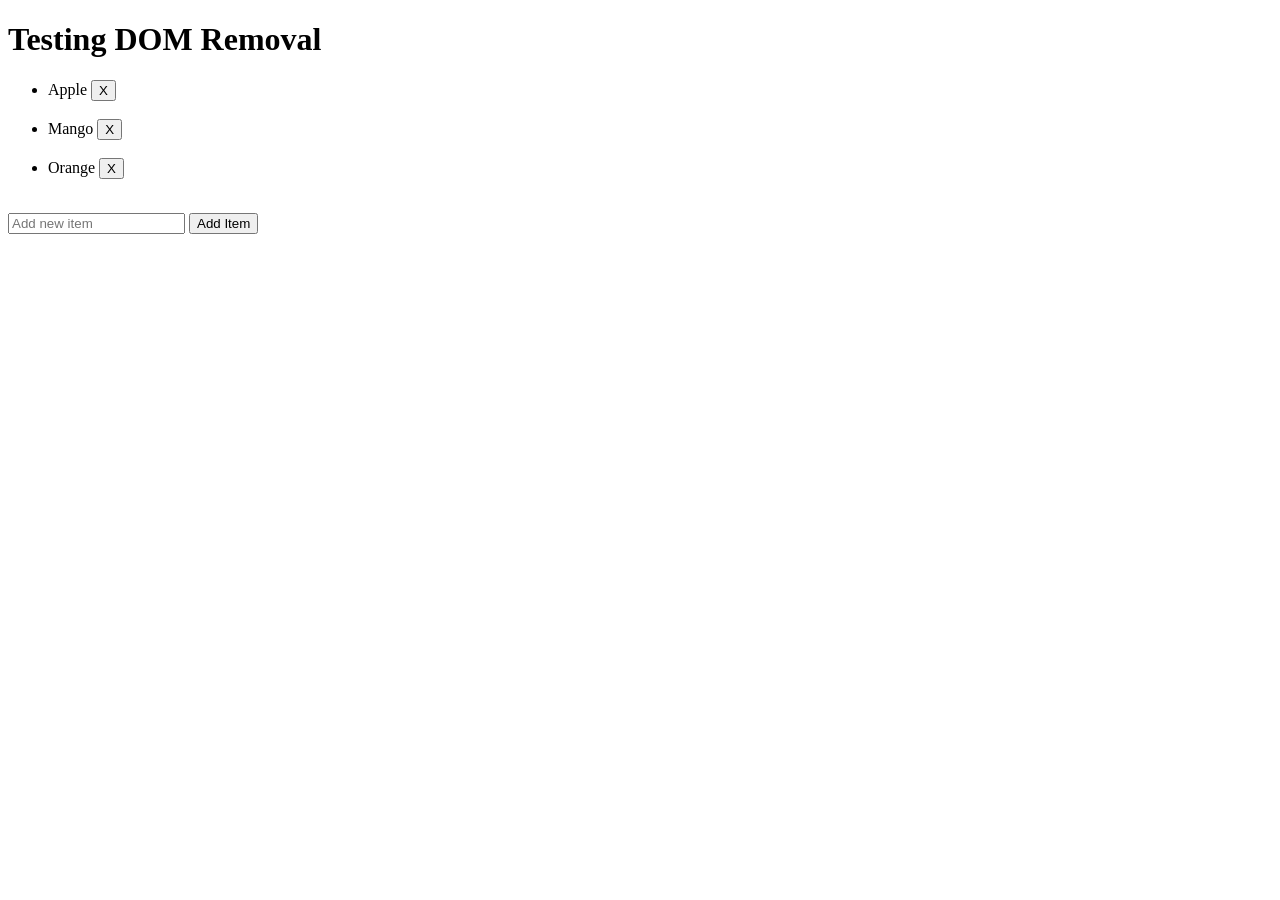
<file: dom-removal/index.html>
<!DOCTYPE html>
<html lang="en">
<head>
    <meta charset="UTF-8">
    <meta name="viewport" content="width=device-width, initial-scale=1.0">
    <title>Document</title>
</head>
<body>
    
    <h1>Testing DOM Removal</h1>
    <ul>
        <li>Apple <button>X</button></li> <br>
        <li>Mango <button>X</button></li> <br>
        <li>Orange <button>X</button></li> <br>
    </ul>

    <!-- New elements will be added here -->
    <input type="text" id="new-item" placeholder="Add new item">
    <button id="add-button">Add Item</button>
    <ul id="new-elements"></ul>

    <script src="app.js" defer></script>
</body>
</html>
</file>
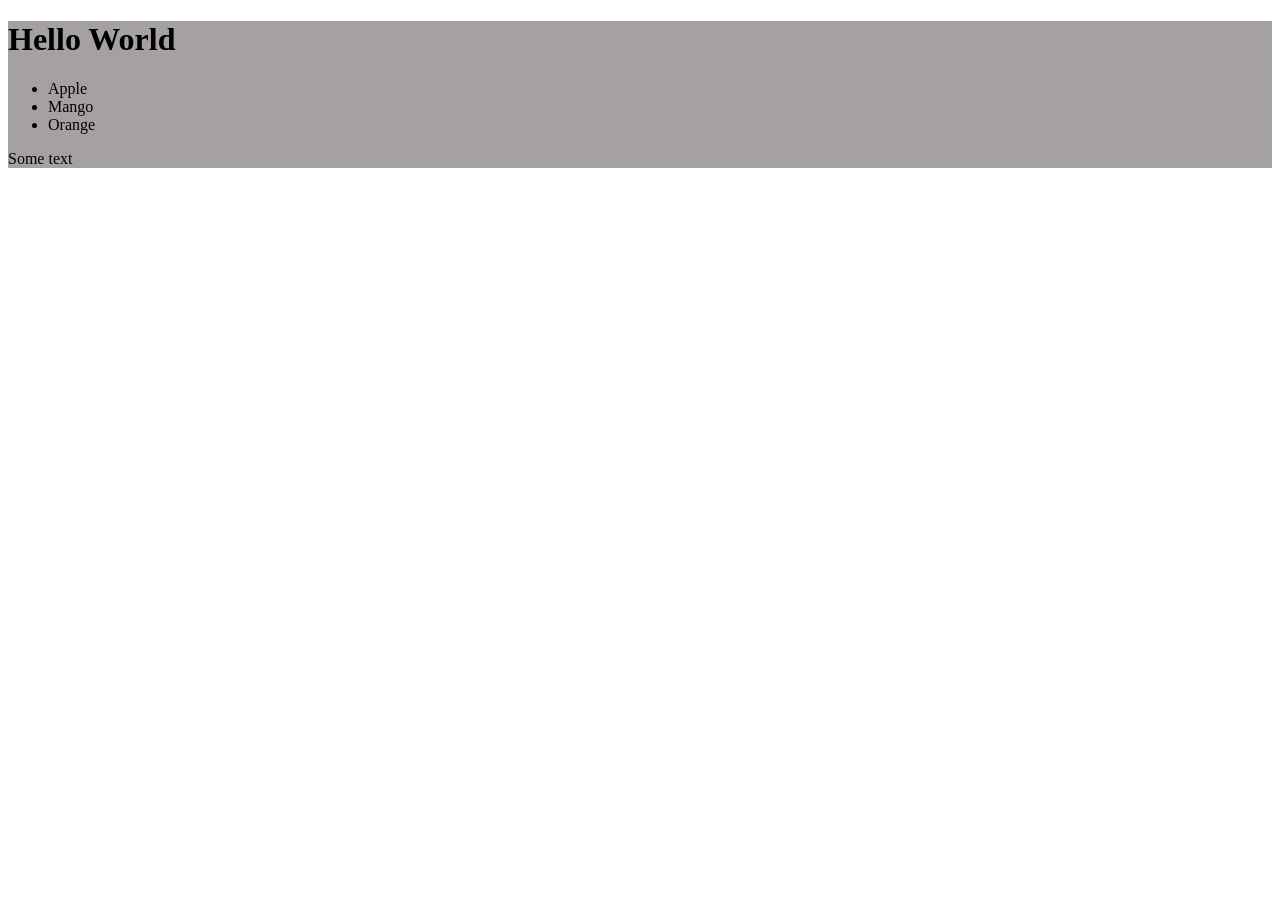
<file: domtrav-js/index.html>
<!DOCTYPE html>
<html lang="en">
<head>
    <meta charset="UTF-8">
    <meta name="viewport" content="width=device-width, initial-scale=1.0">
    <title>Document</title>
    <script src="app.js" defer></script>
</head>
<body>
    <div id="container">
        <h1>Hello World</h1>
        <ul>
            <li>Apple</li>
            <li>Mango</li>
            <li>Orange</li>
        </ul>
        <p>Some text</p>
    </div>
    
</body>
</html>
</file>
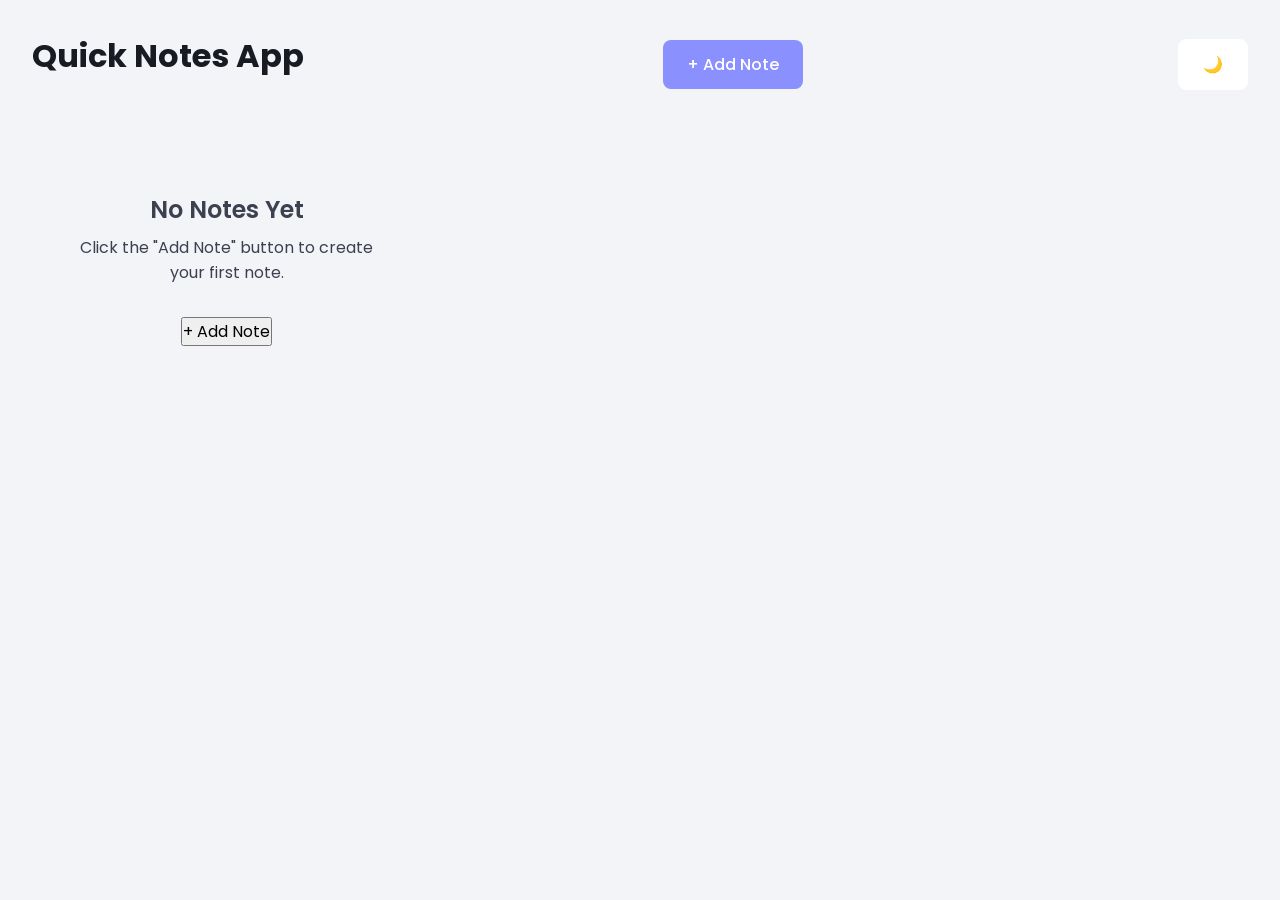
<file: note-maker/index.html>
<!DOCTYPE html>
<html lang="en">
<head>
    <meta charset="UTF-8">
    <meta name="viewport" content="width=device-width, initial-scale=1.0">
    <title>Quick Notes App</title>
    <link rel="stylesheet" href="style.css">
    <script src="app.js" defer></script>
</head>
<body>
    <header>
        <h1>Quick Notes App</h1>
        <button class="add-note-btn" onclick="openNoteDialog()">+ Add Note</button>
        <button id="themeToggleBtn" class="theme-toggle-btn">🌙</button>
    </header>
    <main id="notesContainer" class="notes-grid">

    </main>
    <dialog class="notesDialog" id="noteDialog">
        <div class="dialog-content">
            <div class="dialog-header">
                <h2 class="dialog-title" id="dialogTitle">Add Note</h2>
                <button class="close-btn" onclick="closeNoteDialog()">X</button>
            </div>

            <form id="noteForm">
                <div class="form-group">
                    <label for="noteTitle" class="form-label">Title:</label>
                    <input type="text" id="noteTitle" class="form-input" placeholder="Enter note title..." required>
                </div>

                <div class="form-group">
                    <label for="noteContent" class="form-label">Content:</label>
                    <textarea id="noteContent" class="form-textarea" placeholder="Enter note content..." required></textarea>
                </div>

                <div class="dialog-actions">
                    <button class="cancel-btn" type="button" onclick="closeNoteDialog()">Cancel</button>
                    <button class="save-btn" type="submit">Save Note</button>
                </div>
            </form>
        </div>
    </dialog>
</body>
</html>
</file>
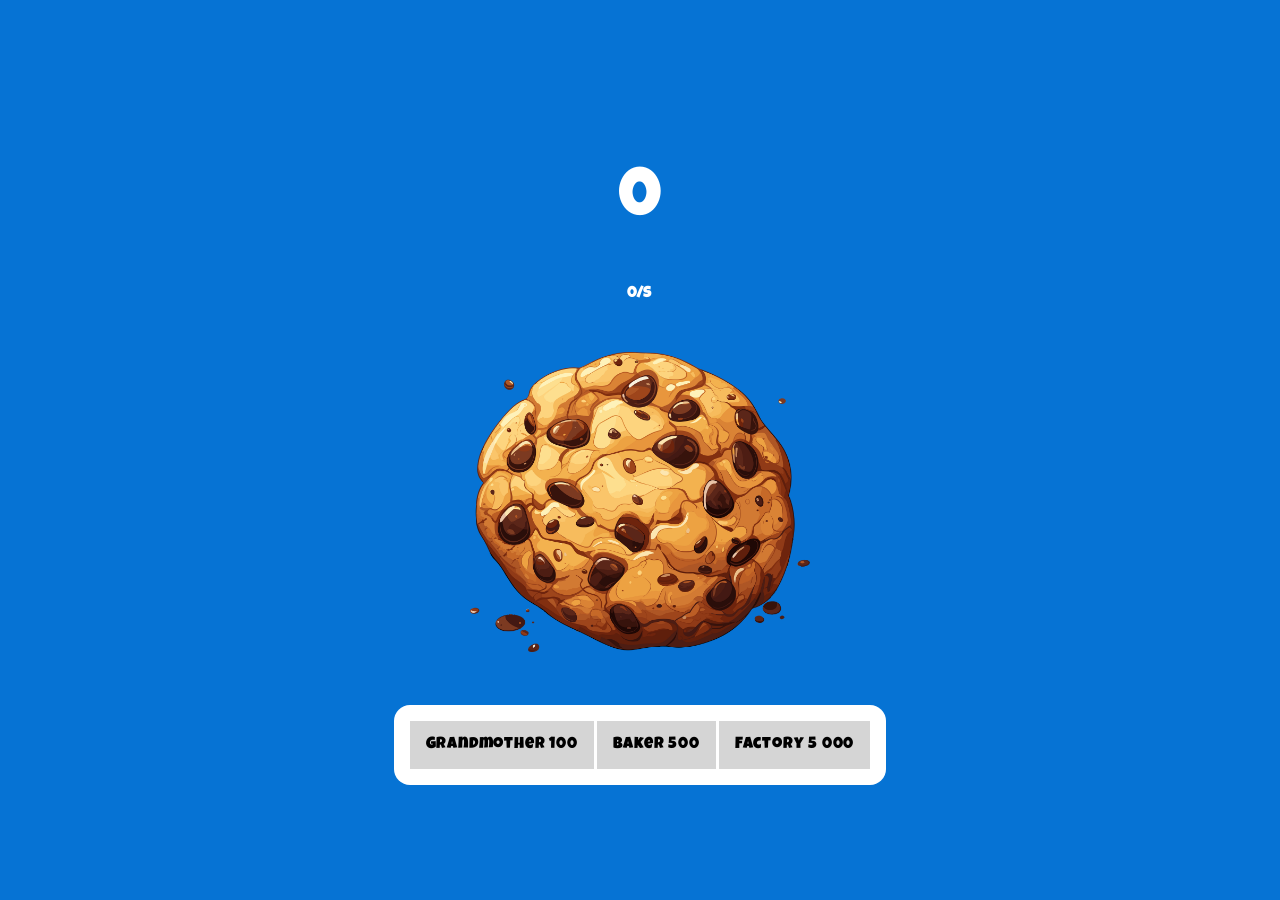
<file: proj_cookie/index.html>
<!DOCTYPE html>
<html lang="en">
<head>
  <meta charset="UTF-8">
  <meta name="viewport" content="width=device-width, initial-scale=1.0">
  <title>Cookie Clickers</title>
  <link rel="stylesheet" href="style.css">
  <script src="dev.js", defer></script>

</head>
<body>
  <p id="test"></p>
  <div id="counter">0</div>
  <div id="cps">0/s</div>
  <button id="cookie">
    <img height="300" src="cookie.png">
  </button>
  <div class="shop">
    <button id="item-1">Grandmother 100</button>
    <button id="item-2">Baker 500</button>
    <button id="item-3">Factory 5 000</button>
  </div>

</body>
</html>
</file>
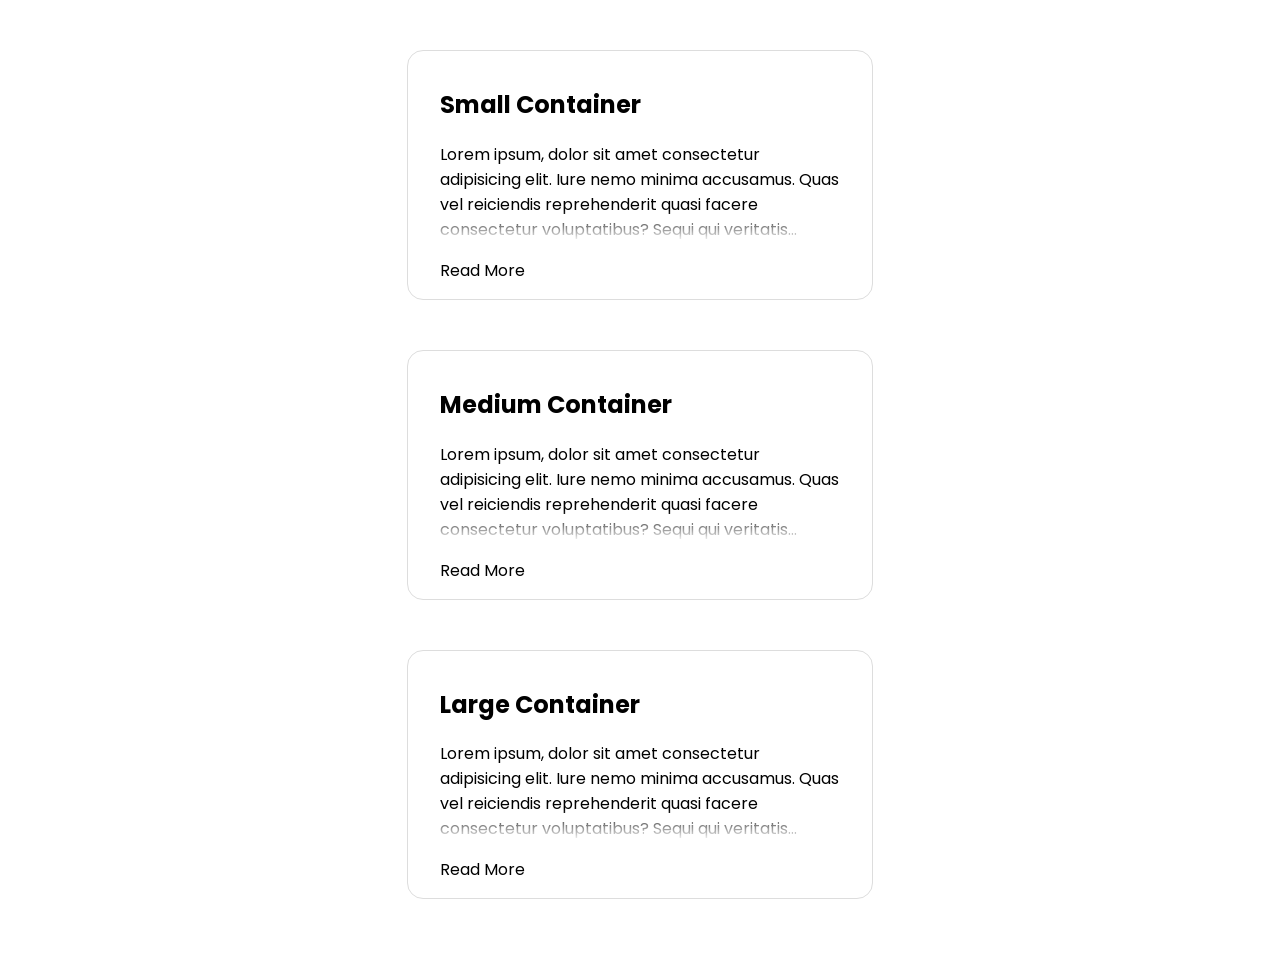
<file: readmore-button-solution/index.html>
<!DOCTYPE html>
<html lang="en">
<head>
  <meta charset="UTF-8" />
  <meta name="viewport" content="width=device-width, initial-scale=1.0"/>
  <title>Readmore Button</title>
  <link rel="stylesheet" href="style.css" />
  <style>
    .container p{
      display: -webkit-box;
      -webkit-box-orient: vertical;
      -webkit-line-clamp: 4;
      overflow: hidden;
      position: relative;
    }
    
    .expanded p {
      -webkit-line-clamp: unset;
    }
    
    .container:not(.expanded) p::after {
      content: '';
      height: 2em;
      width: 100%;
      background: linear-gradient(transparent, white);
      position: absolute;
      bottom: 0;
      left: 0;
    }
  </style>
</head>
<body>
  <div class="container">
    <h2>Small Container</h2>
    <div class="content-wrapper" id="text-container">
      <p>
        Lorem ipsum, dolor sit amet consectetur adipisicing elit. Iure nemo minima accusamus. Quas vel reiciendis reprehenderit quasi facere consectetur voluptatibus? Sequi qui veritatis earum sunt voluptatum illum nobis labore quam. Lorem ipsum dolor sit amet consectetur, adipisicing elit.
      </p>
    </div>
    <button onclick="toggleContainer(this)" class="readmore-button">Read More</button>
  </div>

  <div class="container">
    <h2>Medium Container</h2>
    <div class="content-wrapper" id="text-container">
      <p>
        Lorem ipsum, dolor sit amet consectetur adipisicing elit. Iure nemo minima accusamus. Quas vel reiciendis reprehenderit quasi facere consectetur voluptatibus? Sequi qui veritatis earum sunt voluptatum illum nobis labore quam.
        Lorem ipsum dolor sit amet consectetur, adipisicing elit. Maiores, neque aperiam. Officiis ducimus possimus tenetur maxime. Corrupti facilis iusto ad aspernatur magnam reprehenderit minima cum quo maxime, eum praesentium! Pariatur.
      </p>
    </div>
    <button onclick="toggleContainer(this)" class="readmore-button">Read More</button>
  </div>

  <div class="container">
    <h2>Large Container</h2>
    <div class="content-wrapper" id="text-container">
      <p>
        Lorem ipsum, dolor sit amet consectetur adipisicing elit. Iure nemo minima accusamus. Quas vel reiciendis reprehenderit quasi facere consectetur voluptatibus? Sequi qui veritatis earum sunt voluptatum illum nobis labore quam.
        Lorem ipsum dolor sit amet consectetur, adipisicing elit. Maiores, neque aperiam. Officiis ducimus possimus tenetur maxime. Corrupti facilis iusto ad aspernatur magnam reprehenderit minima cum quo maxime, eum praesentium! Pariatur, quasi tempora eos hic similique deleniti dignissimos natus dicta quos, earum, obcaecati voluptates corrupti sunt? Consequatur saepe reprehenderit perferendis reiciendis?
        Lorem ipsum dolor sit amet consectetur, adipisicing elit. Maiores, neque aperiam. Officiis ducimus possimus tenetur maxime. Corrupti facilis iusto ad aspernatur magnam reprehenderit minima cum quo maxime, eum praesentium! Pariatur, quasi tempora eos hic similique deleniti dignissimos natus dicta quos, earum, obcaecati voluptates corrupti sunt? Consequatur saepe reprehenderit perferendis reiciendis?
      </p>
    </div>
    <button onclick="toggleContainer(this)" class="readmore-button">Read More</button>
  </div>

  <script>
    function toggleContainer(button) {
      const container = button.closest('.container');
      const expanded = container.classList.toggle('expanded');
      button.innerText = expanded ? "Read Less" : "Read More";
    }
  </script>
</body>
</html>
</file>
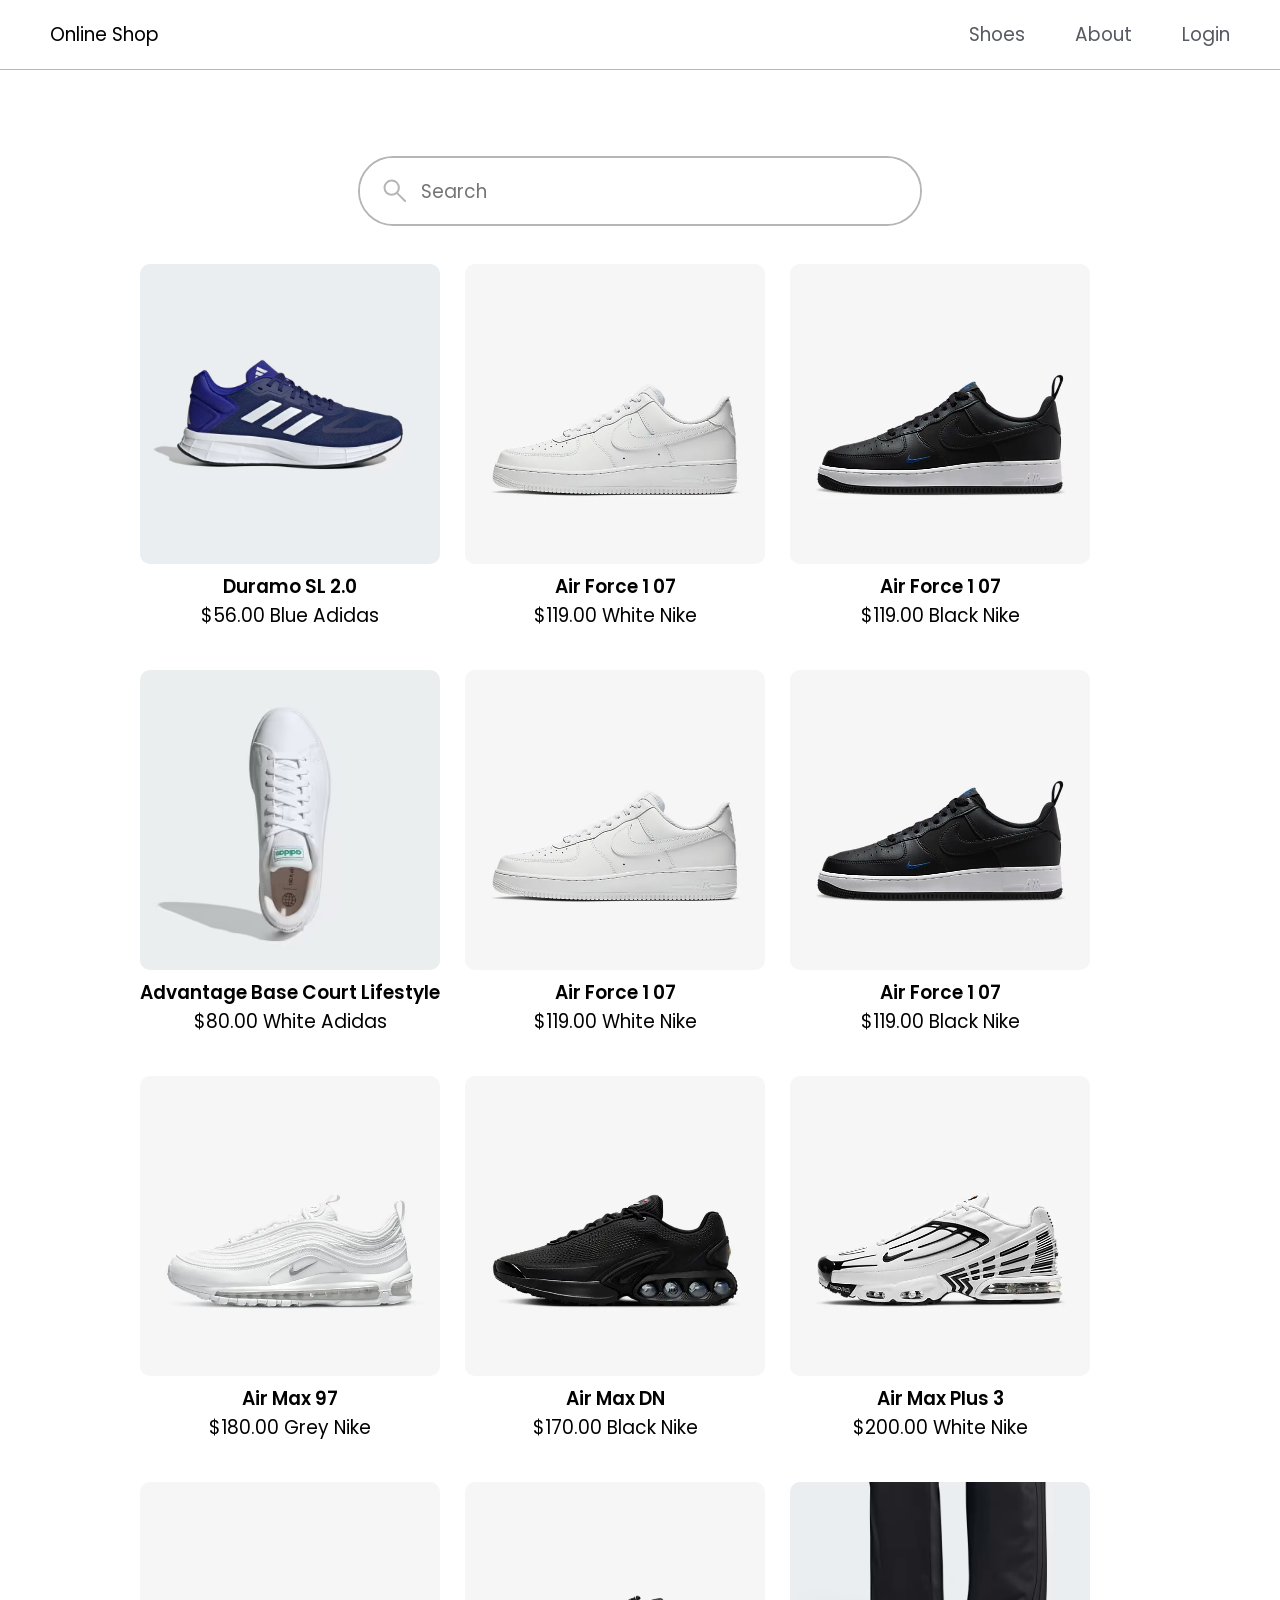
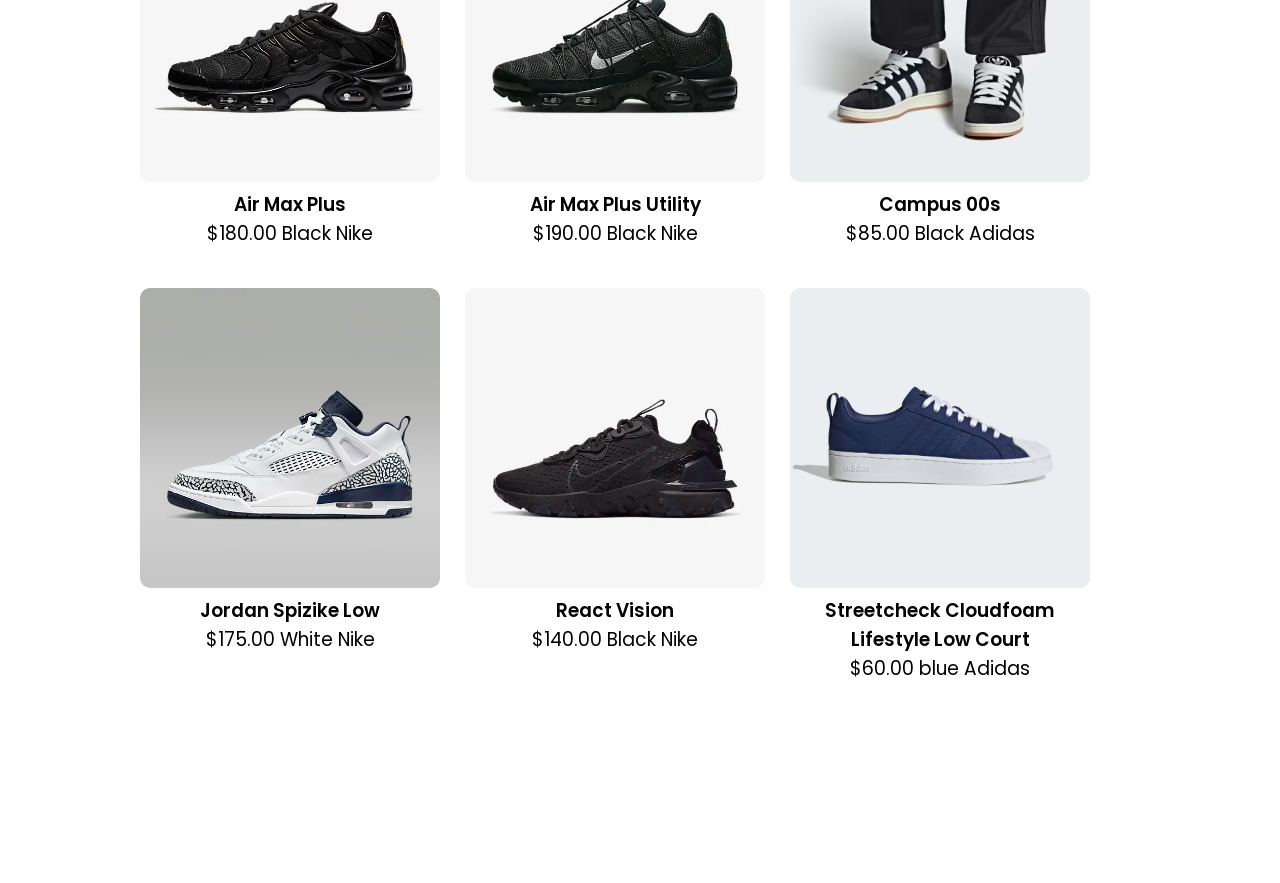
<file: Solution-Search-Bar/index.html>
<!DOCTYPE html>
<html lang="en">
<head>
  <meta charset="UTF-8">
  <meta name="viewport" content="width=device-width, initial-scale=1.0">
  <title>Online Shop</title>
  <link rel="stylesheet" href="style.css">
  <script src="search.js" defer></script>
</head>
<body>
  <nav>
    <div class="logo">Online Shop</div>
    <a href="">Shoes</a>
    <a href="">About</a>
    <a href="">Login</a>
  </nav>

  <div class="search-bar">
    <svg xmlns="http://www.w3.org/2000/svg" height="32px" viewBox="0 -960 960 960" width="32px" fill="var(--secondary-color)"><path d="M380.77-335.39q-102.46 0-173.54-71.07-71.07-71.08-71.07-173.54t71.07-173.54q71.08-71.07 173.54-71.07t173.54 71.07q71.07 71.08 71.07 173.54 0 42.85-14.38 81.85-14.39 39-38.39 67.84l230.16 230.16q8.31 8.3 8.5 20.88.19 12.58-8.5 21.27t-21.08 8.69q-12.38 0-21.07-8.69L530.46-388.16q-30 24.77-69 38.77-39 14-80.69 14Zm0-59.99q77.31 0 130.96-53.66 53.66-53.65 53.66-130.96t-53.66-130.96q-53.65-53.66-130.96-53.66t-130.96 53.66Q196.15-657.31 196.15-580t53.66 130.96q53.65 53.66 130.96 53.66Z"/></svg>
    <input oninput="search(this)" id="search-input" type="search" placeholder="Search">
  </div>
  
  <div class="products-list">
    
    <div class="product">
      <img height="300px" src="images/Duramo_SL_2.0_Laufschuh_Blau_HP2383_01_standard.avif">
      <p>Duramo SL 2.0</p>
      <span>$56.00</span>
      <span>Blue</span>
      <span>Adidas</span>
    </div>
    
    <div class="product">
      <img height="300px" src="images/air-force-1-07-herrenschuh-CFVMS0.png">
      <p>Air Force 1 07</p>
      <span>$119.00</span>
      <span>White</span>
      <span>Nike</span>
    </div>
    
    <div class="product">
      <img height="300px" src="images/air-force-1-07-herrenschuh-QMx6sn.png">
      <p>Air Force 1 07</p>
      <span>$119.00</span>
      <span>Black</span>
      <span>Nike</span>
    </div>
    
    <div class="product">
      <img height="300px" src="images/advantage-base-court-lifestyle-schuh.avif">
      <p>Advantage Base Court Lifestyle</p>
      <span>$80.00</span>
      <span>White</span>
      <span>Adidas</span>
    </div>
    
    <div class="product">
      <img height="300px" src="images/air-force-1-07-herrenschuh-CFVMS0.png">
      <p>Air Force 1 07</p>
      <span>$119.00</span>
      <span>White</span>
      <span>Nike</span>
    </div>
    
    <div class="product">
      <img height="300px" src="images/air-force-1-07-herrenschuh-QMx6sn.png">
      <p>Air Force 1 07</p>
      <span>$119.00</span>
      <span>Black</span>
      <span>Nike</span>
    </div>
    
    <div class="product">
      <img height="300px" src="images/air-max-97-herrenschuh-nsRddC.png">
      <p>Air Max 97</p>
      <span>$180.00</span>
      <span>Grey</span>
      <span>Nike</span>
    </div>
    
    <div class="product">
      <img height="300px" src="images/air-max-dn-schuh-SBVfbL.png">
      <p>Air Max DN</p>
      <span>$170.00</span>
      <span>Black</span>
      <span>Nike</span>
    </div>
    
    <div class="product">
      <img height="300px" src="images/air-max-plus-3-herrenschuh-mrDbqX.png">
      <p>Air Max Plus 3</p>
      <span>$200.00</span>
      <span>White</span>
      <span>Nike</span>
    </div>
    
    <div class="product">
      <img height="300px" src="images/air-max-plus-herrenschuh-1gMZsK.png">
      <p>Air Max Plus</p>
      <span>$180.00</span>
      <span>Black</span>
      <span>Nike</span>
    </div>
    
    <div class="product">
      <img height="300px" src="images/air-max-plus-utility-herrenschuh-HkwSWp.png">
      <p>Air Max Plus Utility</p>
      <span>$190.00</span>
      <span>Black</span>
      <span>Nike</span>
    </div>
    
    <div class="product">
      <img height="300px" src="images/campus-00s-schuh.avif">
      <p>Campus 00s</p>
      <span>$85.00</span>
      <span>Black</span>
      <span>Adidas</span>
    </div>
    
    <div class="product">
      <img height="300px" src="images/jordan-spizike-low-herrenschuh-th99jt.png">
      <p>Jordan Spizike Low</p>
      <span>$175.00</span>
      <span>White</span>
      <span>Nike</span>
    </div>
    
    <div class="product">
      <img height="300px" src="images/react-vision-herrenschuh-gHxlbR.png">
      <p>React Vision</p>
      <span>$140.00</span>
      <span>Black</span>
      <span>Nike</span>
    </div>
    
    <div class="product">
      <img height="300px" src="images/Streetcheck_Cloudfoam_Lifestyle_Low_Court_Shoes_Weiss_H06219_01_standard.avif">
      <p>Streetcheck Cloudfoam Lifestyle Low Court</p>
      <span>$60.00</span>
      <span>blue</span>
      <span>Adidas</span>
    </div>
  </div>    
  
</body>
</html>
</file>
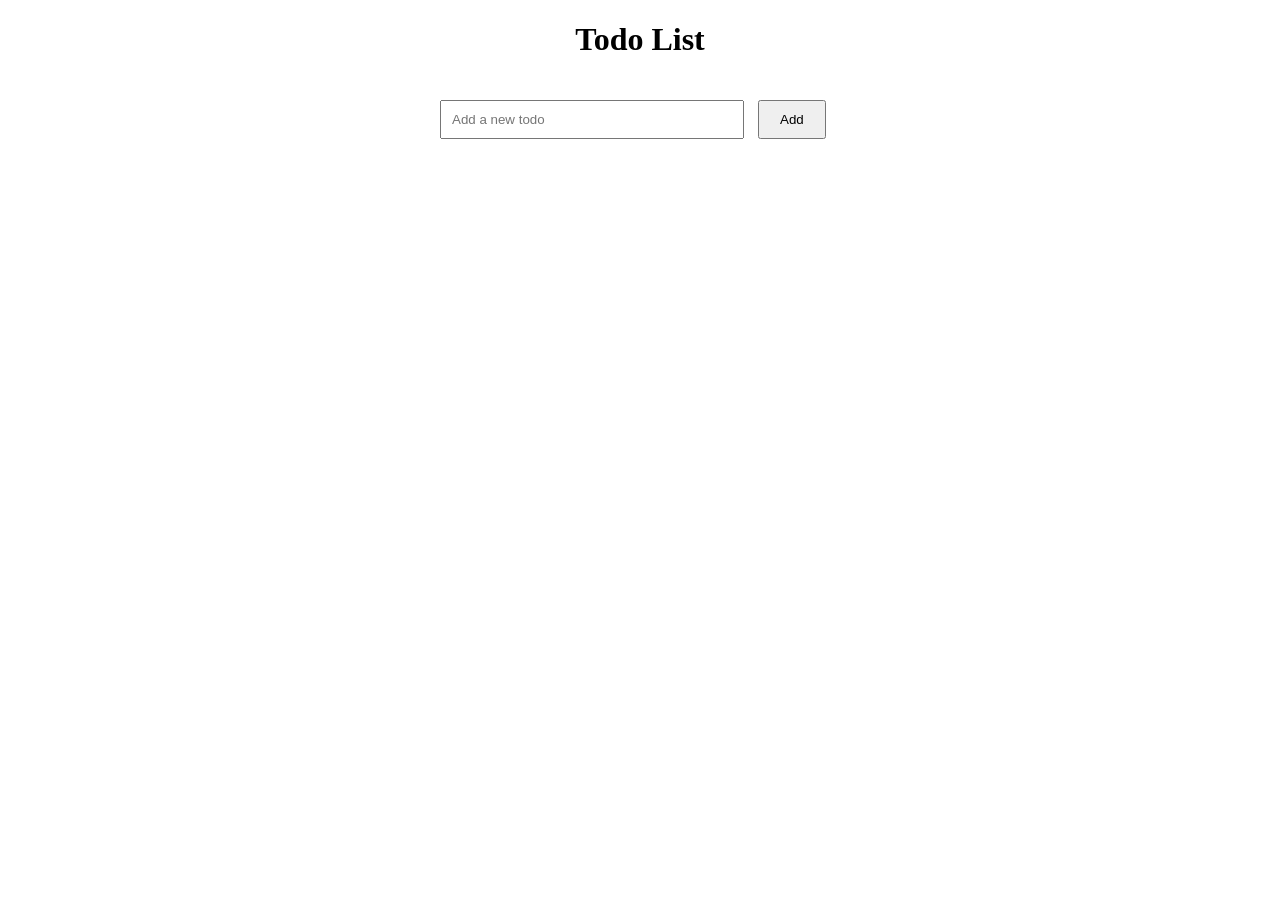
<file: todo-trial-app/index.html>
<!DOCTYPE html>
<html lang="en">
<head>
    <meta charset="UTF-8">
    <meta name="viewport" content="width=device-width, initial-scale=1.0">
    <title>Document</title>
    <script src="app.js" defer></script>
    <style>
        #todo-container {
            max-width: 400px;
            margin: 0 auto;
            padding: 20px;
        }

        #todo-input {
            width: 70%;
            padding: 10px;
            margin-right: 10px;
        }

        #add-todo {
            padding: 10px 20px;
        }

        #todo-list {
            list-style-type: none;
            padding: 0;
        }

        #todo-list li {
            padding: 10px;
            border-bottom: 1px solid #ccc;
        }
        .app {
            text-align: center;
        }
    </style>
</head>
<body>
    <h1 class="app">Todo List</h1>
    <div id="todo-container">
        <input type="text" id="todo-input" placeholder="Add a new todo">
        <button id="add-todo">Add</button>
        <ul id="todo-list"></ul>
    </div>
</body>
</html>
</file>
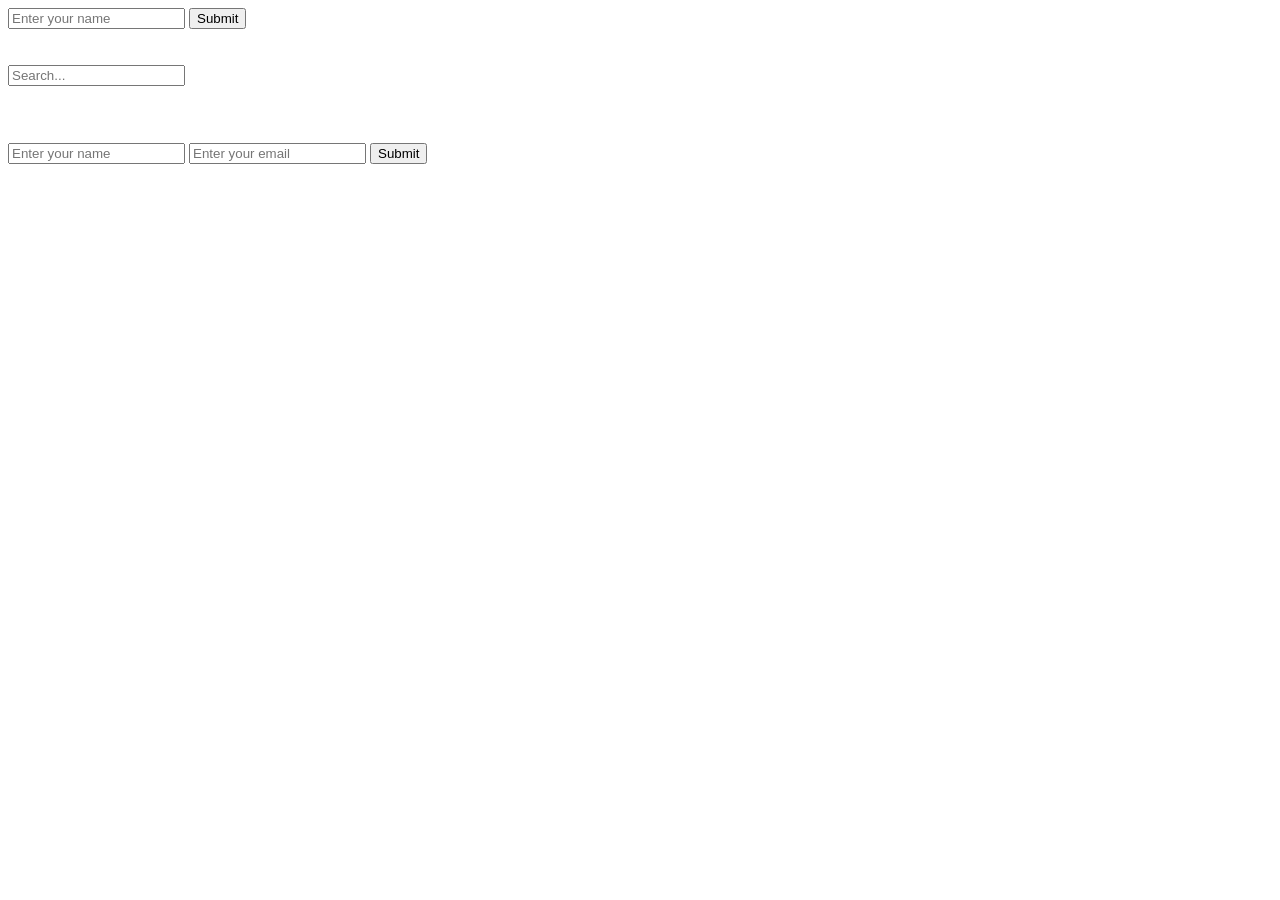
<file: user-inputs/index.html>
<!doctype html>
<html lang="en">
  <head>
    <meta charset="UTF-8" />
    <meta name="viewport" content="width=device-width, initial-scale=1.0" />
    <title>Document</title>
  </head>
  <body>

    <form action="">
      <input type="text" placeholder="Enter your name" />
      <button>Submit</button>
    </form>
    <br /><br/>

    <div>
      <input type="text" placeholder="Search..." id="inputEvent" />
      <h4 id="outputEvent"></h4>
    </div>

    <br /><br/>
    
    <form id="form">
      <input type="text" placeholder="Enter your name" id="inputName" />
      <input type="email" placeholder="Enter your email" id="inputEmail" />
      <button>Submit</button>
    </form>

    <script src="app.js" defer></script>
  </body>
</html>
</file>
<file: note-maker/style.css>
@import url('https://fonts.googleapis.com/css2?family=Poppins:ital,wght@0,100;0,200;0,300;0,400;0,500;0,600;0,700;0,800;0,900;1,100;1,200;1,300;1,400;1,500;1,600;1,700;1,800;1,900&display=swap');

* {
  margin: 0;
  padding: 0;
  box-sizing: border-box;
}

:root {
  --brand-color: #8b90ff;
  --base-color: #f2f4f8;
  --surface-color: #fff;
  --text-color: #191b23;
  --secondary-text-color: #3c404f;
  --base-transparent-90: rgba(247, 247, 247, 0.9);
  --base-transparent-100: rgba(247, 247, 247, 1);
}

.dark-theme {
  --brand-color: #8b90ff;
  --base-color: #1e1f26;
  --surface-color: #2c2f38;
  --text-color: #f0f0f0;
  --secondary-text-color: #b0b3c0;
  --base-transparent-90: rgba(30, 31, 38, 0.9);
  --base-transparent-100: rgba(30, 31, 38, 1);
}

body {
  font-family: Poppins, sans-serif;
  margin: 2rem;
  background: var(--base-color);
  color: var(--text-color);
}

h1 {
  margin-bottom: 1rem;
}

button, input, textarea {
  font: inherit;
}

header {
  display: flex;
  justify-content: space-between;
  align-items: center;
  margin-bottom: 2rem;
}

.add-note-btn {
  background: var(--brand-color);
  color: white;
  border: none;
  padding: 0.75rem 1.5rem;
  border-radius: 0.5rem;
  cursor: pointer;
  font-weight: 500;
  transition: all 0.2s ease;
}

.add-note-btn:hover {
  background: #7a7fff;
}

.theme-toggle-btn {
  background: var(--surface-color);
  color: var(--text-color);
  border: 1px solid var(--surface-color);
  padding: 0.75rem 1.5rem;
  border-radius: 0.5rem;
  cursor: pointer;
  font-weight: 500;
  transition: all 0.2s ease;
  margin-left: 1rem;
}

.theme-toggle-btn:hover {
  background: var(--brand-color);
  color: white;
}


.notes-grid {
  display: grid;
  grid-template-columns: repeat(auto-fill, minmax(300px, 1fr));
  gap: 1.5rem;
}

.note-card {
  background: var(--surface-color);
  border-radius: 0.75rem;
  padding: 1.5rem;
  border: 1px solid var(--surface-color);
  transition: all 0.2s ease;
  position: relative;
}

.note-card:hover {
  transform: scale(1.02);
  box-shadow: 0 2px 15px rgba(0, 0, 0, 0.05);
}

.note-title {
  font-size: 1.25rem;
  font-weight: 600;
  margin-bottom: 0.75rem;
  color: var(--text-color);
  word-wrap: break-word;
}

.note-content {
  color: var(--secondary-text-color);
  line-height: 1.6;
  margin-bottom: 1rem;
  word-wrap: break-word;
  white-space: pre-wrap;
}

.note-actions {
  position: absolute;
  top: 1rem;
  right: 1rem;
  display: flex;
  gap: 0.5rem;
  opacity: 0;
  visibility: hidden;
  transition: all 0.2s ease;
}

.note-card:hover .note-actions {
  opacity: 1;
  visibility: visible;
}

.edit-btn, .delete-btn {
  width: 32px;
  height: 32px;
  border: none;
  border-radius: 0.375rem;
  cursor: pointer;
  display: flex;
  align-items: center;
  justify-content: center;
  transition: all 0.2s ease;
  backdrop-filter: blur(10px);
  background: var(--base-transparent-90);
  color: var(--text-color);
  border: 1px solid var(--surface-color);
}

.edit-btn:hover {
  background: var(--base-transparent-100);
  transform: scale(1.05);
}

.delete-btn:hover {
  background: #ff5252;
  transform: scale(1.05);
  color: white;
}

dialog {
  margin: auto;
  inset: 0;
  border: none;
  border-radius: 1rem;
  padding: 0;
  background: var(--surface-color);
  color: var(--text-color);
  max-width: 500px;
  width: 90vw;
}

dialog::backdrop {
  background: rgba(0, 0, 0, 0.1);
  backdrop-filter: blur(4px);
}

.dialog-content {
  padding: 2rem;
}

.dialog-header {
  display: flex;
  justify-content: space-between;
  align-items: center;
  margin-bottom: 1.5rem;
}

.dialog-title {
  font-size: 1.5rem;
  font-weight: 600;
}

.close-btn {
  background: none;
  border: none;
  font-size: 1.5rem;
  cursor: pointer;
  color: var(--secondary-text-color);
  padding: 0.25rem;
  border-radius: 0.25rem;
  transition: background 0.2s ease;
}

.close-btn:hover {
  background: var(--surface-color);
}

.form-group {
  margin-bottom: 1.5rem;
}

.form-label {
  display: block;
  margin-bottom: 0.5rem;
  font-weight: 500;
  color: var(--text-color);
}

.form-input, .form-textarea {
  width: 100%;
  padding: 0.75rem;
  border: 2px solid var(--surface-color);
  border-radius: 0.5rem;
  font-size: 1rem;
  transition: border-color 0.2s ease;
  background: var(--base-color);
  color: var(--text-color);
}

.form-input:focus, .form-textarea:focus {
  outline: none;
  border-color: var(--brand-color);
}

.form-textarea {
  resize: vertical;
  min-height: 120px;
}

.dialog-actions {
  display: flex;
  gap: 1rem;
  justify-content: flex-end;
}

.cancel-btn, .save-btn {
  padding: 0.75rem 1.5rem;
  border: none;
  border-radius: 0.5rem;
  cursor: pointer;
  font-weight: 500;
  transition: all 0.2s ease;
}

.cancel-btn {
  background: var(--base-color);
  color: var(--text-color);
}

.save-btn {
  background: var(--brand-color);
  color: white;
}

.save-btn:hover {
  background: #7a7fff;
}

.empty-state {
  text-align: center;
  padding: 4rem 2rem;
  color: var(--secondary-text-color);
}

.empty-state h2 {
  font-size: 1.5rem;
  margin-bottom: 0.5rem;
  font-weight: 600;
}

.empty-state p {
  font-size: 1rem;
  margin-bottom: 2rem;
}
</file>
<file: proj_cookie/style.css>
@import url('https://fonts.googleapis.com/css2?family=Luckiest+Guy&display=swap');
*{
  margin: 0;
  padding: 0;
}
body{
  height: 100vh;
  background-color: #0673d4;
  display: grid;
  place-items: center;
  place-content: center;
  gap: 50px;
  font-family: 'Luckiest Guy';
  color: white;
}
#cookie{
  background: none;
  border: none;
  cursor: pointer;
}
#counter{
  font-size: 52pt;
}
.shop{
  background-color: white;
  padding: 1em;
  border-radius: 1em;
}
.shop button{
  font: inherit;
  border: none;
  background-color: #d5d5d5;
  padding: 1em;
  letter-spacing: .05em;
}
</file>
<file: readmore-button-solution/style.css>
@import url('https://fonts.googleapis.com/css2?family=Poppins:ital,wght@0,100;0,200;0,300;0,400;0,500;0,600;0,700;0,800;0,900;1,100;1,200;1,300;1,400;1,500;1,600;1,700;1,800;1,900&display=swap');

:root {
  --base-color: white;
  --text-color: #000;
  --line-color: #dddddd;
}

html {
  font-family: Poppins, 'Segoe UI', Tahoma, Geneva, Verdana, sans-serif;

}

body {
  min-height: 100vh;
  min-height: 100dvh;
  background-color: var(--base-color);
  color: var(--text-color);
}

.container {
  margin: 50px auto;
  width: min(25em, 100%);
  border: 1px solid var(--line-color);
  padding: 1em 2em;
  border-radius: 1em;
  transition: 200ms ease;
}

.readmore-button {
  padding: 0;
  background: none;
  border: none;
  font: inherit; 
  cursor: pointer;
}
.readmore-button:hover {
  text-decoration: underline;
}
</file>
<file: Solution-Search-Bar/style.css>
@import url('https://fonts.googleapis.com/css2?family=Poppins:ital,wght@0,100;0,200;0,300;0,400;0,500;0,600;0,700;0,800;0,900;1,100;1,200;1,300;1,400;1,500;1,600;1,700;1,800;1,900&display=swap');

:root {
  --base-color: #fff;
  --text-color: #000;
  --secondary-color: #b6b6b6;
  --brand-color: #7146ff;
}

*{
  margin: 0;
  padding: 0;
}
html{
  font-family: Poppins;
  font-size: 14pt;
}
body{
  min-height: 100vh;
  padding-top: 100px;
  padding-bottom: 200px;

  display: flex;
  flex-direction: column;
}
nav{
  position: fixed;
  background-color: var(--base-color);
  width: 100%;
  top: 0;
  left: 0;
  box-sizing: border-box;
  display: flex;
  gap: 50px;
  padding: 20px 50px;
  border-bottom: 1px solid var(--secondary-color);
}
nav .logo{
  margin-right: auto;
}
nav a{
  text-decoration: none;
  color: #585a63;
}

.search-bar {
  margin: 3em auto 2em;
  border: 2px solid var(--secondary-color);
  border-radius: 1000px;
  height: max-content;
  display: flex;
  position: relative;
}

.search-bar input {
  width: min(30em, 80vw);
  padding: 1em 2em 1em 3.25em;
  border: none;
  border-radius: 1000px;
  font: inherit;
}

.search-bar input:focus {
  outline: none;
}

.search-bar:has(input:focus) {
  border-color: var(--brand-color);
}

.search-bar svg {
  position: absolute;
  top: 50%;
  left: 1em;
  translate: 0 -50%;
}

.products-list{
  width: 1000px;
  margin: 0 auto;
  display: flex;
  flex-wrap: wrap;
  gap: 25px;
  row-gap: 40px;
}
.product{
  text-align: center;
}
.product p{
  max-width: 300px;
  font-weight: 600;
}
.product img{
  border-radius: 10px;
}
</file>
